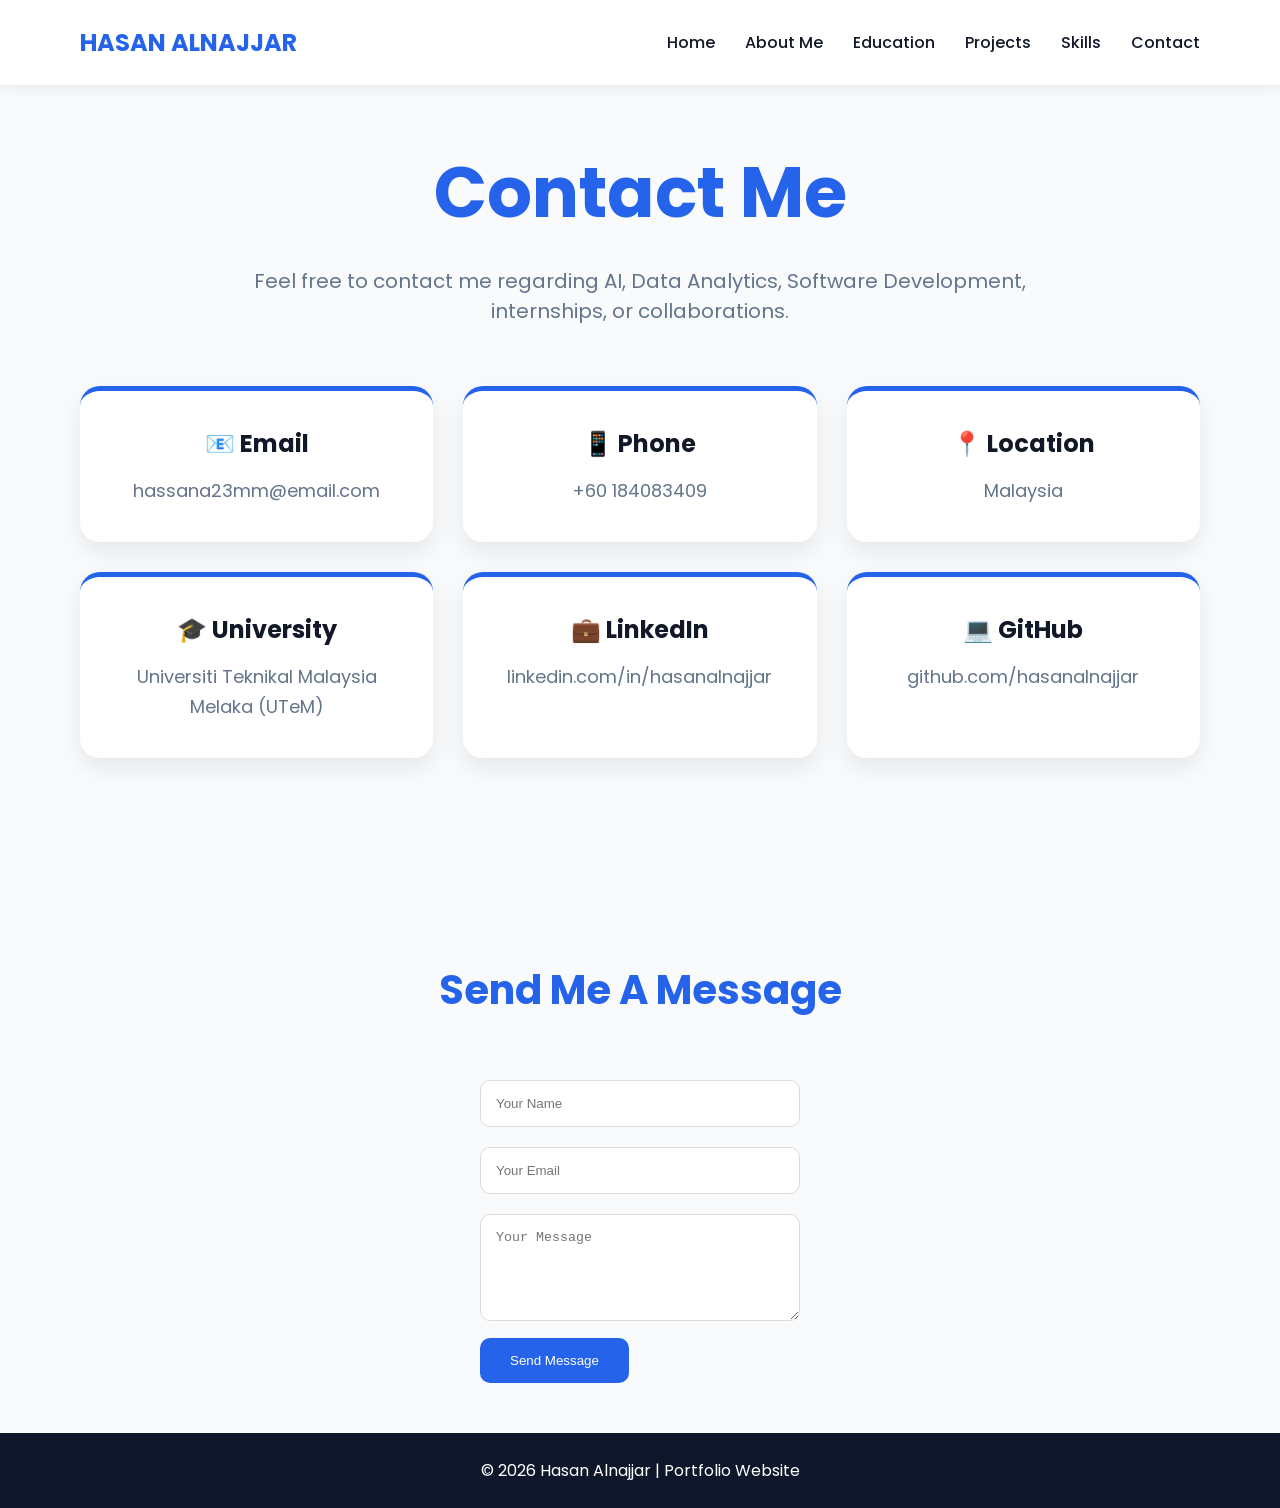
<file: contact.html>
<!DOCTYPE html>
<html lang="en">
<head>
<meta charset="UTF-8">
<meta name="viewport" content="width=device-width, initial-scale=1.0">

<title>Contact | Hasan Alnajjar</title>

<link rel="stylesheet" href="style.css">

<link href="https://fonts.googleapis.com/css2?family=Poppins:wght@300;400;500;600;700&display=swap" rel="stylesheet">
</head>
<script src="script.js"></script>
<body>

<nav>
    <h2>HASAN ALNAJJAR</h2>

    <ul>
        <li><a href="index.html">Home</a></li>
        <li><a href="about.html">About Me</a></li>
        <li><a href="education.html">Education</a></li>
        <li><a href="projects.html">Projects</a></li>
        <li><a href="skills.html">Skills</a></li>
        <li><a href="contact.html">Contact</a></li>
    </ul>
</nav>

<section class="contact">

    <h1>Contact Me</h1>

    <p class="contact-subtitle">
        Feel free to contact me regarding AI, Data Analytics,
        Software Development, internships, or collaborations.
    </p>

    <div class="contact-container">

        <div class="contact-card">
            <h3>📧 Email</h3>
            <p>hassana23mm@email.com</p>
        </div>

        <div class="contact-card">
            <h3>📱 Phone</h3>
            <p>+60 184083409</p>
        </div>

        <div class="contact-card">
            <h3>📍 Location</h3>
            <p>Malaysia</p>
        </div>

        <div class="contact-card">
            <h3>🎓 University</h3>
            <p>Universiti Teknikal Malaysia Melaka (UTeM)</p>
        </div>

        <div class="contact-card">
            <h3>💼 LinkedIn</h3>
            <p>linkedin.com/in/hasanalnajjar</p>
        </div>

        <div class="contact-card">
            <h3>💻 GitHub</h3>
            <p>github.com/hasanalnajjar</p>
        </div>

    </div>

</section>
<h2 class="contact-form-title">Send Me A Message</h2>
<form class="contact-form">

<input
type="text"
placeholder="Your Name"
required>

<input
type="email"
placeholder="Your Email"
required>

<textarea
placeholder="Your Message"
rows="5"
required></textarea>

<button type="submit">
Send Message
</button>

</form>

<footer>
    <p>© 2026 Hasan Alnajjar | Portfolio Website</p>
</footer>

</body>
</html>
</file>
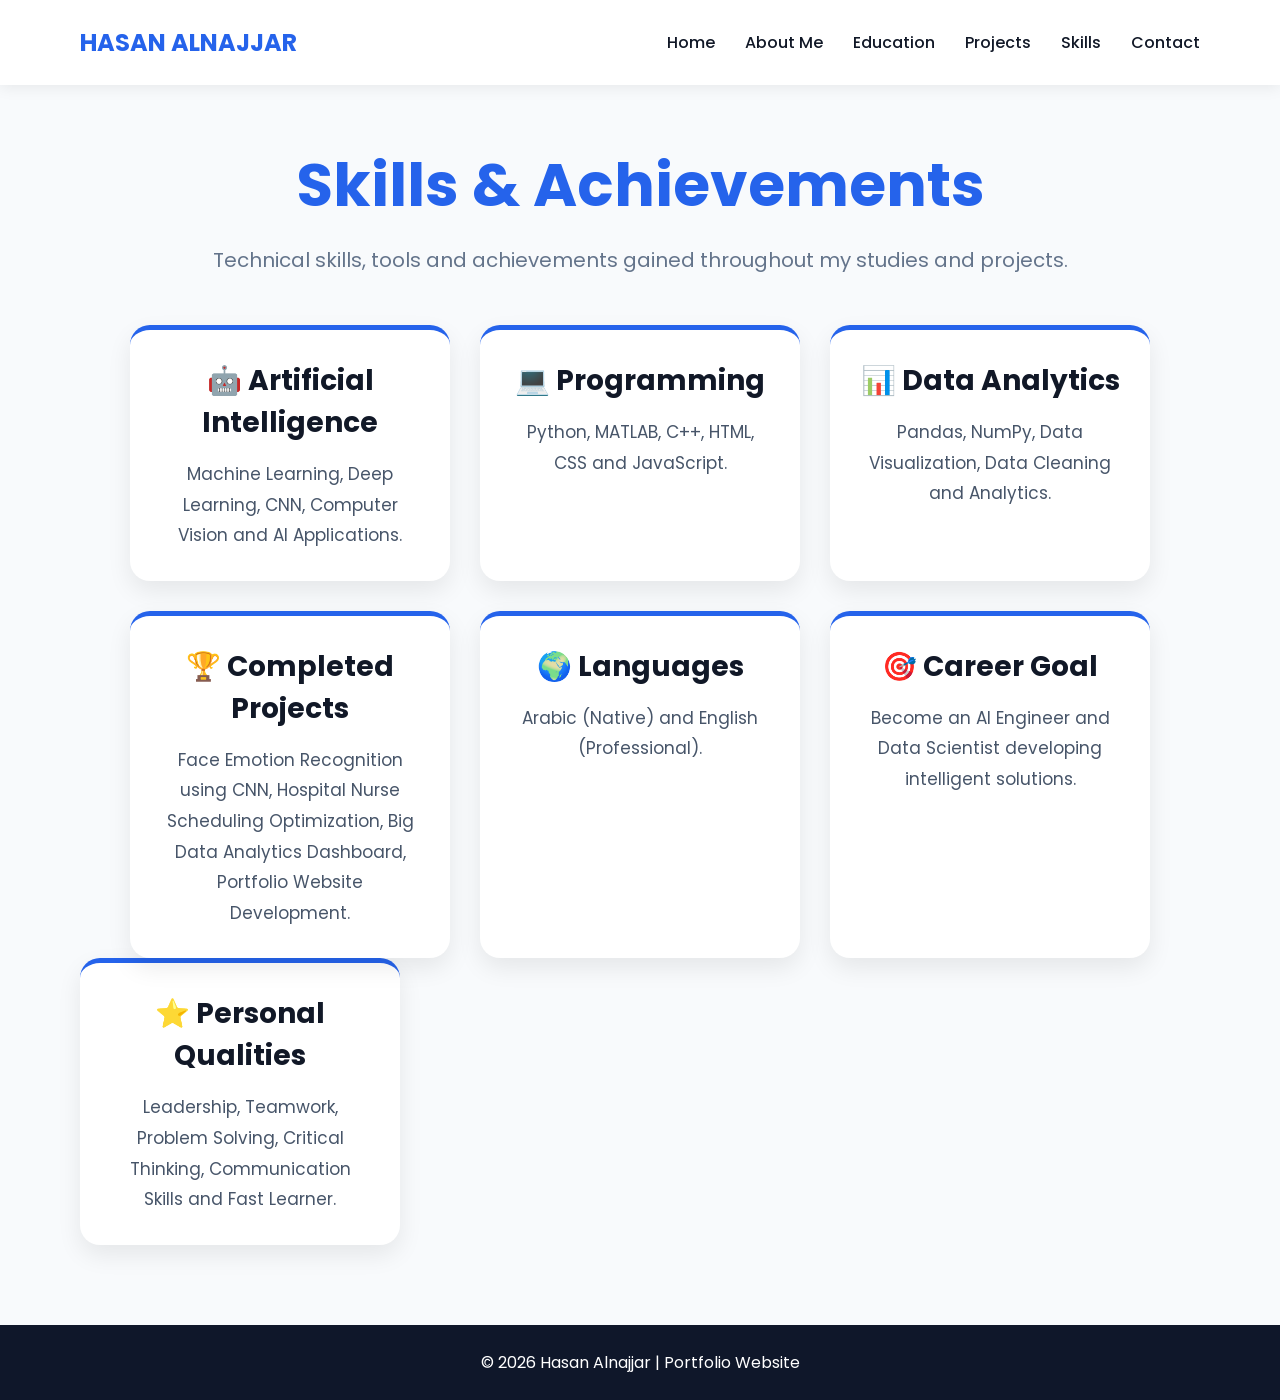
<file: skills.html>
<!DOCTYPE html>
<html lang="en">
<head>
<meta charset="UTF-8">
<meta name="viewport" content="width=device-width, initial-scale=1.0">

<title>Skills & Achievements | Hasan Alnajjar</title>

<link rel="stylesheet" href="style.css">

<link href="https://fonts.googleapis.com/css2?family=Poppins:wght@300;400;500;600;700&display=swap" rel="stylesheet">
</head>
<script src="script.js"></script>
<body>

<nav>
    <h2>HASAN ALNAJJAR</h2>

    <ul>
        <li><a href="index.html">Home</a></li>
        <li><a href="about.html">About Me</a></li>
        <li><a href="education.html">Education</a></li>
        <li><a href="projects.html">Projects</a></li>
        <li><a href="skills.html">Skills</a></li>
        <li><a href="contact.html">Contact</a></li>
    </ul>
</nav>

<section class="skills">

    <h1>Skills & Achievements</h1>

    <p class="skills-subtitle">
        Technical skills, tools and achievements gained throughout my studies and projects.
    </p>

    <div class="skills-container">

        <div class="skill-card">
            <h2>🤖 Artificial Intelligence</h2>
            <p>Machine Learning, Deep Learning, CNN, Computer Vision and AI Applications.</p>
        </div>

        <div class="skill-card">
            <h2>💻 Programming</h2>
            <p>Python, MATLAB, C++, HTML, CSS and JavaScript.</p>
        </div>

        <div class="skill-card">
            <h2>📊 Data Analytics</h2>
            <p>Pandas, NumPy, Data Visualization, Data Cleaning and Analytics.</p>
        </div>

        <div class="skill-card">
            <h2>🏆 Completed Projects</h2>
            <p>
                Face Emotion Recognition using CNN,
                Hospital Nurse Scheduling Optimization,
                Big Data Analytics Dashboard,
                Portfolio Website Development.
            </p>
        </div>

        <div class="skill-card">
            <h2>🌍 Languages</h2>
            <p>Arabic (Native) and English (Professional).</p>
        </div>

        <div class="skill-card">
            <h2>🎯 Career Goal</h2>
            <p>Become an AI Engineer and Data Scientist developing intelligent solutions.</p>
        </div>

    </div>
    <div class="skill-card">
    <h2>⭐ Personal Qualities</h2>

    <p>
        Leadership, Teamwork, Problem Solving,
        Critical Thinking, Communication Skills
        and Fast Learner.
    </p>
</div>

</section>

<footer>
    <p>© 2026 Hasan Alnajjar | Portfolio Website</p>
</footer>

</body>
</html>
</file>
<file: style.css>
*{
    margin:0;
    padding:0;
    box-sizing:border-box;
}

html{
    scroll-behavior:smooth;
}

body{
    font-family:'Poppins',sans-serif;
    background:#f8fafc;
    color:#111827;
}

/* ================= NAVBAR ================= */

nav{
    position:fixed;
    top:0;
    width:100%;
    background:white;
    z-index:1000;

    display:flex;
    justify-content:space-between;
    align-items:center;

    padding:25px 80px;

    box-shadow:0 2px 15px rgba(0,0,0,0.08);
}

nav h2{
    color:#2563eb;
    font-weight:700;
}

nav ul{
    display:flex;
    list-style:none;
}

nav ul li{
    margin-left:30px;
}

nav ul li a{
    text-decoration:none;
    color:#111827;
    font-weight:500;
    transition:0.3s;
}

nav ul li a:hover{
    color:#2563eb;
}

/* ================= HERO ================= */

.hero{
    min-height:100vh;
    display:flex;
    justify-content:space-around;
    align-items:center;
    flex-wrap:wrap;
    gap:40px;

    padding:120px 80px;

    background:linear-gradient(
        135deg,
        #f8fafc,
        #dbeafe,
        #bfdbfe
    );
}

.hero .content{
    max-width:650px;
}

.hero h1{
    font-size:72px;
    color:#0f172a;
    margin-bottom:10px;
}

.hero h2{
    font-size:42px;
    color:#2563eb;
    margin-bottom:20px;
}

.hero p{
    font-size:22px;
    color:#475569;
    line-height:1.7;
}

.photo img{
    width:350px;
    height:350px;

    border-radius:50%;
    object-fit:cover;

    border:8px solid white;

    box-shadow:0 20px 40px rgba(0,0,0,0.15);

    transition:0.4s;
}

.photo img:hover{
    transform:scale(1.05);
}

/* ================= BUTTON ================= */

.btn{
    display:inline-block;

    margin-top:30px;

    padding:14px 28px;

    background:#2563eb;
    color:white;

    border-radius:10px;

    text-decoration:none;

    transition:0.3s;
    
}

.btn:hover{
    background:#1d4ed8;
    transform:translateY(-3px);
}

/* ================= ABOUT ================= */

/* ================= ABOUT PAGE ================= */

.about{
    padding:140px 8%;
    background:#f8fafc;
    min-height:100vh;
}

.about h2{
    text-align:center;
    font-size:60px;
    color:#2563eb;
    margin-bottom:60px;
    font-weight:700;
}

.about-content{
    display:flex;
    align-items:center;
    justify-content:center;
    gap:80px;
    flex-wrap:wrap;
    margin-bottom:70px;
}

.about-image img{
    width:380px;
    height:500px;
    object-fit:cover;

    border-radius:25px;

    box-shadow:
    0 20px 40px rgba(0,0,0,0.15);

    transition:0.4s;
}

.about-image img:hover{
    transform:scale(1.03);
}

.about-text{
    max-width:650px;
}

.about-text h3{
    font-size:42px;
    color:#2563eb;
    margin-bottom:20px;
}

.about-text p{
    font-size:20px;
    line-height:1.9;
    color:#374151;
    margin-bottom:20px;
}

.about-text ul{
    margin:25px 0;
    padding-left:25px;
}

.about-text li{
    font-size:20px;
    margin-bottom:12px;
    color:#111827;
}

.cards{
    display:flex;
    justify-content:center;
    gap:25px;
    flex-wrap:wrap;
}

.card{
    width:260px;
    background:white;

    padding:30px;

    border-radius:20px;

    text-align:center;

    border-top:5px solid #2563eb;

    box-shadow:0 8px 20px rgba(0,0,0,0.08);

    transition:0.3s;
}

.card:hover{
    transform:translateY(-10px);
}

.card h3{
    margin-bottom:15px;
    color:#111827;
    font-size:22px;
}

.card p{
    color:#4b5563;
    font-size:18px;
}

/* ================= CARDS ================= */

.cards{
    display:flex;
    justify-content:center;
    flex-wrap:wrap;
    gap:25px;

    margin-top:60px;
}

.card{
    width:260px;

    background:white;

    padding:25px;

    border-top:5px solid #2563eb;

    border-radius:15px;

    text-align:center;

    box-shadow:0 5px 15px rgba(0,0,0,0.08);

    transition:0.3s;
}

.card:hover{
    transform:translateY(-10px);
}

.card h3{
    margin-bottom:15px;
}

/* ================= EDUCATION ================= */

.education{
    padding:140px 80px 100px;
    text-align:center;
    background:#f8fafc;
}

.education h2{
    font-size:60px;
    color:#2563eb;
    margin-bottom:50px;
}

.education-card{
    max-width:700px;
    margin:auto;
}

.education-card img{
    width:100%;
    max-width:550px;
    height:280px;

    object-fit:cover;

    border-radius:20px;

    box-shadow:0 10px 25px rgba(0,0,0,0.12);

    margin-bottom:20px;
}

/* ================= PROJECTS ================= */

.projects{
    padding:140px 80px 100px;
    text-align:center;
    background:white;
}

.projects h2{
    font-size:60px;
    color:#2563eb;
    margin-bottom:50px;
}

.project-container{
    display:flex;
    justify-content:center;
    flex-wrap:wrap;
    gap:30px;
}

.project-card{
    width:320px;

    background:white;

    border-top:5px solid #2563eb;

    padding:20px;

    border-radius:15px;

    box-shadow:0 5px 15px rgba(0,0,0,0.08);

    transition:0.3s;
}

.project-card:hover{
    transform:translateY(-10px);
}

.project-card img{
    width:100%;
    height:180px;

    object-fit:cover;

    border-radius:10px;

    margin-bottom:15px;
}

/* ================= CONTACT ================= */

.contact{
    padding:140px 80px 100px;
    text-align:center;
    background:#f8fafc;
}

.contact h2{
    font-size:60px;
    color:#2563eb;
    margin-bottom:40px;
}

.contact-box{
    max-width:700px;

    margin:auto;

    background:white;

    padding:40px;

    border-radius:20px;

    box-shadow:0 5px 15px rgba(0,0,0,0.08);
}

.contact-box p{
    font-size:22px;
    margin:15px 0;
}

/* ================= FOOTER ================= */

footer{
    background:#0f172a;
    color:white;
    text-align:center;
    padding:25px;
}
/* ===== ABOUT PAGE ===== */

.about{
    padding:140px 8% 100px;
    background:#f8fafc;
}

.about h1{
    text-align:center;
    font-size:60px;
    color:#2563eb;
    margin-bottom:60px;
}

.about-container{
    display:flex;
    align-items:center;
    justify-content:center;
    gap:80px;
    flex-wrap:wrap;
}

.about-image img{
    width:350px;
    height:450px;
    object-fit:cover;

    border-radius:25px;

    box-shadow:0 15px 35px rgba(0,0,0,0.15);
}

.about-text{
    max-width:650px;
}

.about-text h2{
    font-size:42px;
    color:#111827;
    margin-bottom:20px;
}

.about-text p{
    font-size:20px;
    line-height:1.8;
    color:#374151;
    margin-bottom:18px;
}

.info-cards{
    margin-top:70px;

    display:flex;
    justify-content:center;
    gap:25px;
    flex-wrap:wrap;
}

.info-card{
    width:260px;

    background:white;

    padding:25px;

    border-radius:20px;

    text-align:center;

    border-top:5px solid #2563eb;

    box-shadow:0 5px 15px rgba(0,0,0,0.08);

    transition:0.3s;
}

.info-card:hover{
    transform:translateY(-8px);
}

.info-card h3{
    margin-bottom:15px;
    color:#111827;
}

.info-card p{
    color:#4b5563;
}

footer{
    background:#0f172a;
    color:white;
    text-align:center;
    padding:25px;
}
/* ===== EDUCATION PAGE ===== */

.education{
    padding:140px 8% 100px;
    background:#f8fafc;
    min-height:100vh;
}

.education h1{
    text-align:center;
    font-size:60px;
    color:#2563eb;
    margin-bottom:50px;
}

.education-card{
    max-width:900px;
    margin:auto;

    background:white;

    border-radius:25px;

    overflow:hidden;

    box-shadow:0 15px 35px rgba(0,0,0,0.1);
}

.education-card img{
    width:100%;
    height:400px;
    object-fit:cover;
}

.education-card h2{
    text-align:center;
    margin-top:30px;
    color:#111827;
    font-size:36px;
}

.education-card h3{
    text-align:center;
    margin-top:10px;
    color:#2563eb;
}

.year{
    text-align:center;
    font-weight:600;
    margin-top:10px;
    color:#6b7280;
}

.education-card p{
    padding:0 40px;
    text-align:center;
    font-size:18px;
    line-height:1.8;
    margin-top:20px;
}

.course-box{
    padding:40px;
}

.course-box h3{
    margin-bottom:25px;
}

.course-box ul{
    display:grid;
    grid-template-columns:repeat(2,1fr);
    gap:15px;

    list-style:none;
}

.course-box li{
    background:#eff6ff;
    padding:15px;
    border-radius:10px;
    font-weight:500;
}
/* ===== PROJECT PAGE ===== */

.projects{
    padding:140px 8%;
    background:#f8fafc;
    min-height:100vh;
}

.projects h1{
    text-align:center;
    font-size:70px;
    color:#2563eb;
    margin-bottom:70px;
}

.project-container{
    display:grid;

    grid-template-columns:
    repeat(4,1fr);

    gap:30px;

    max-width:1500px;

    margin:auto;
}

.project-card{
    background:white;

    border-radius:20px;

    overflow:hidden;

    box-shadow:0 10px 25px rgba(0,0,0,0.08);

    transition:.3s;
}

.project-card:hover{
    transform:translateY(-10px);
}

.project-card img{
    width:100%;
    height:220px;
    object-fit:cover;
}

.project-card h3{
    padding:20px 20px 10px;
    color:#111827;
    font-size:26px;
}

.project-card p{
    padding:0 20px;
    line-height:1.7;
    color:#4b5563;
}

.project-skills{
    padding:20px;
    display:flex;
    flex-wrap:wrap;
    gap:10px;
}

.project-skills span{
    background:#eff6ff;
    color:#2563eb;

    padding:8px 15px;

    border-radius:25px;

    font-size:14px;
    font-weight:600;
}

/* ================= MOBILE ================= */

@media(max-width:768px){

    nav{
        padding:20px;
        flex-direction:column;
        gap:15px;
    }

    .hero h1{
        font-size:48px;
    }

    .hero h2{
        font-size:30px;
    }

    .about h2,
    .education h2,
    .projects h2,
    .contact h2{
        font-size:45px;
    }

    .photo img{
        width:260px;
        height:260px;
    }

    .about-image img{
        width:280px;
        height:360px;
    }
}
/* CONTACT PAGE */

.contact{
    min-height:100vh;
    padding:140px 80px 100px;
    text-align:center;
    background:#f8fafc;
}

.contact h1{
    font-size:70px;
    color:#2563eb;
    margin-bottom:20px;
}

.contact-subtitle{
    max-width:800px;
    margin:auto;
    font-size:20px;
    color:#64748b;
    margin-bottom:60px;
}

.contact-container{
    display:grid;
    grid-template-columns:repeat(auto-fit,minmax(280px,1fr));
    gap:30px;
    max-width:1200px;
    margin:auto;
}

.contact-card{
    background:white;
    padding:35px;
    border-radius:20px;
    border-top:5px solid #2563eb;
    box-shadow:0 10px 25px rgba(0,0,0,0.08);
    transition:.3s;
}

.contact-card:hover{
    transform:translateY(-10px);
}

.contact-card h3{
    font-size:24px;
    margin-bottom:15px;
    color:#111827;
}

.contact-card p{
    color:#64748b;
    font-size:18px;
    line-height:1.7;
}
/* SKILLS PAGE */

/* ================= SKILLS PAGE ================= */

.skills{
    min-height:100vh;
    padding:140px 80px 80px;
    background:#f8fafc;
    text-align:center;
}

.skills h1{
    font-size:60px;
    color:#2563eb;
    margin-bottom:15px;
}

.skills-subtitle{
    font-size:20px;
    color:#64748b;
    margin-bottom:50px;
}

.skills-container{
    display:flex;
    justify-content:center;
    flex-wrap:wrap;
    gap:30px;
}

.skill-card{
    width:320px;
    background:white;
    padding:30px;
    border-radius:20px;
    border-top:5px solid #2563eb;
    box-shadow:0 10px 25px rgba(0,0,0,0.08);
    transition:0.3s;
}

.skill-card:hover{
    transform:translateY(-10px);
    box-shadow:0 15px 35px rgba(0,0,0,0.15);
}

.skill-card h2{
    color:#111827;
    margin-bottom:15px;
    font-size:28px;
}

.skill-card p{
    color:#475569;
    line-height:1.8;
    font-size:17px;
}
.skill-card{
    animation:fadeUp 1s ease;
}
.contact-form{
    max-width:320px;
    margin:50px auto;
}

.contact-form input,
.contact-form textarea{

    width:100%;

    padding:15px;

    margin:10px 0;

    border:1px solid #ddd;

    border-radius:10px;
}

.contact-form button{

    background:#2563eb;

    color:white;

    border:none;

    padding:15px 30px;

    border-radius:10px;

    cursor:pointer;
}
.hero h1{
    display:inline-block;
    overflow:hidden;
    white-space:nowrap;
    border-right:4px solid #2563eb;

    width:0;

    animation:
        typing 3s steps(30,end) forwards,
        blink .7s infinite;
}

@keyframes typing{
    from{
        width:0;
    }
    to{
        width:100%;
    }
}

.contact-form button:hover{
    background:#1d4ed8;
}
.contact-form-title{
    text-align:center;
    font-size:40px;
    color:#2563eb;
    margin-top:60px;
    margin-bottom:30px;
}
.skills-container{
    display:flex;
    justify-content:center;
    flex-wrap:wrap;
    gap:30px;
}
@keyframes fadeUp{
    from{
        opacity:0;
        transform:translateY(50px);
    }

    to{
        opacity:1;
        transform:translateY(0);
    }
}
@media(max-width:768px){

nav{
    flex-direction:column;
}

.hero{
    flex-direction:column;
    text-align:center;
}

.about-content{
    flex-direction:column;
}

.project-container{
    flex-direction:column;
    align-items:center;
}

}
</file>
